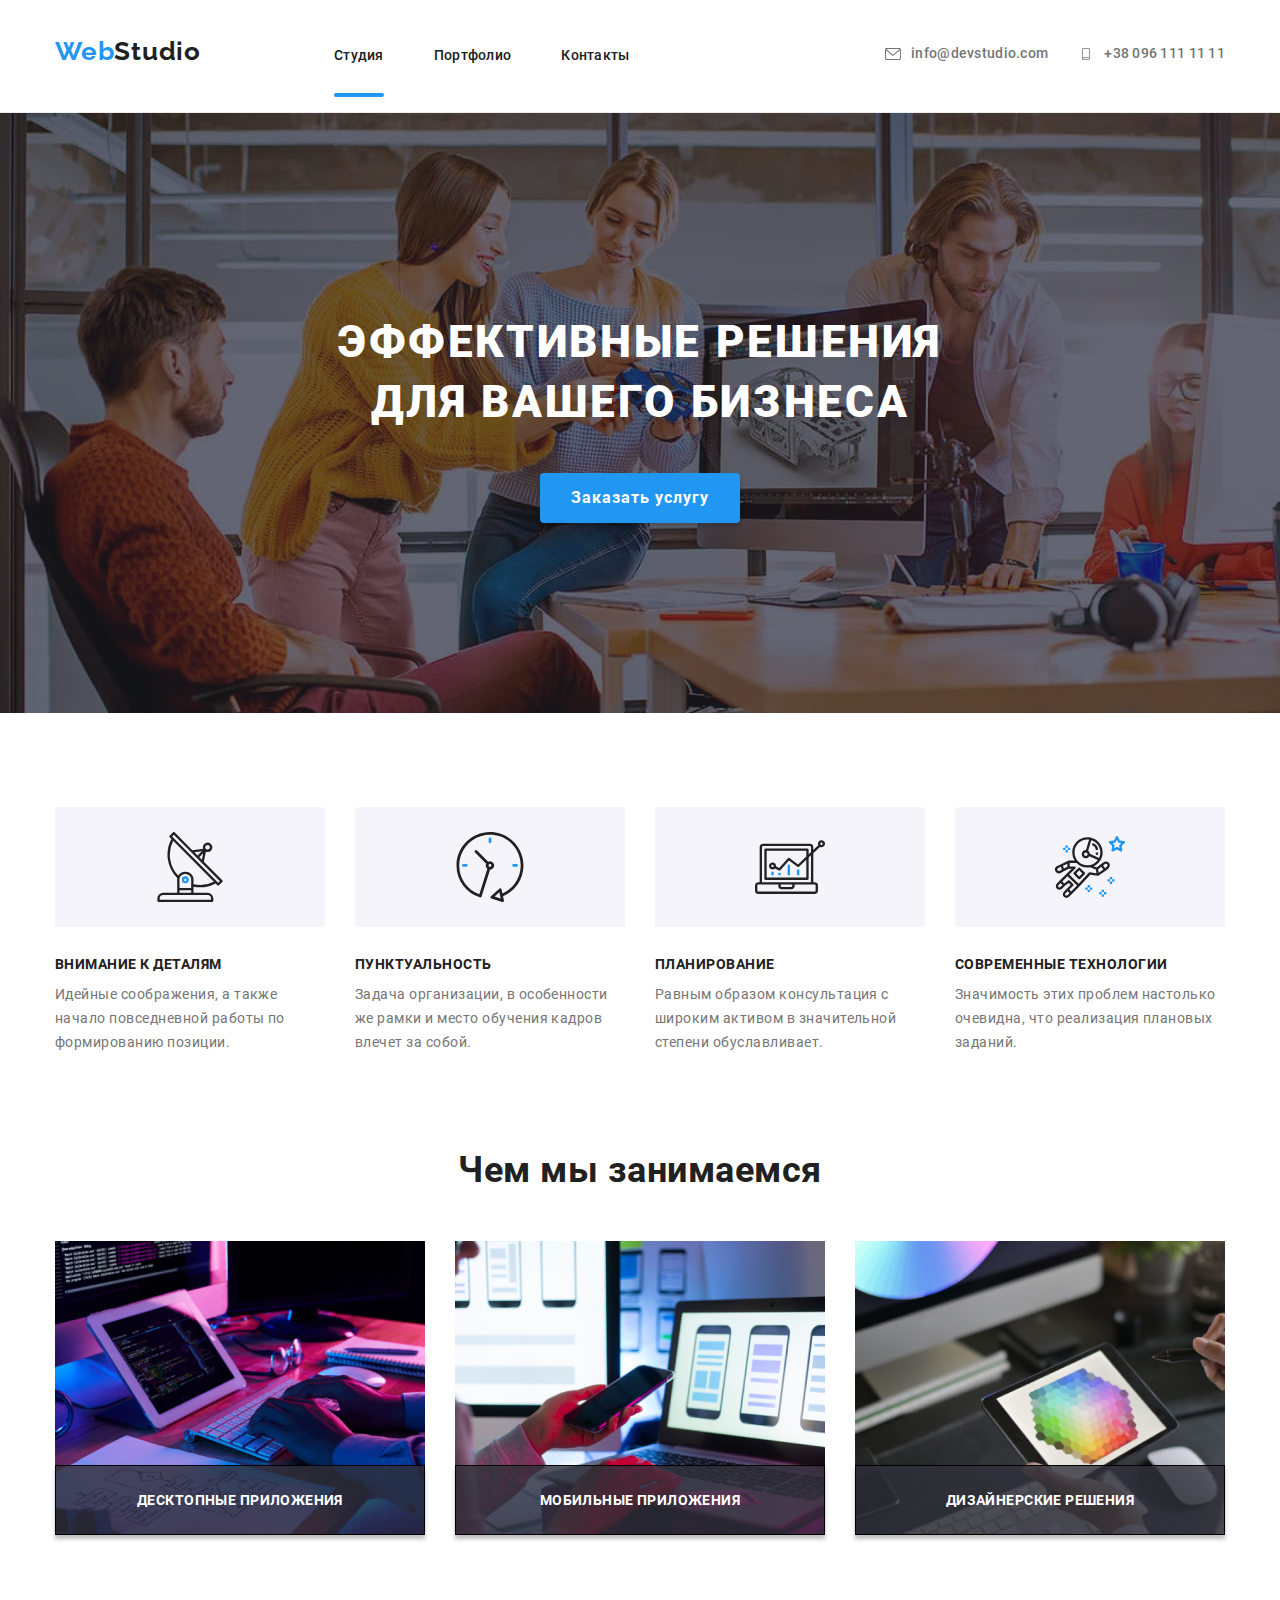
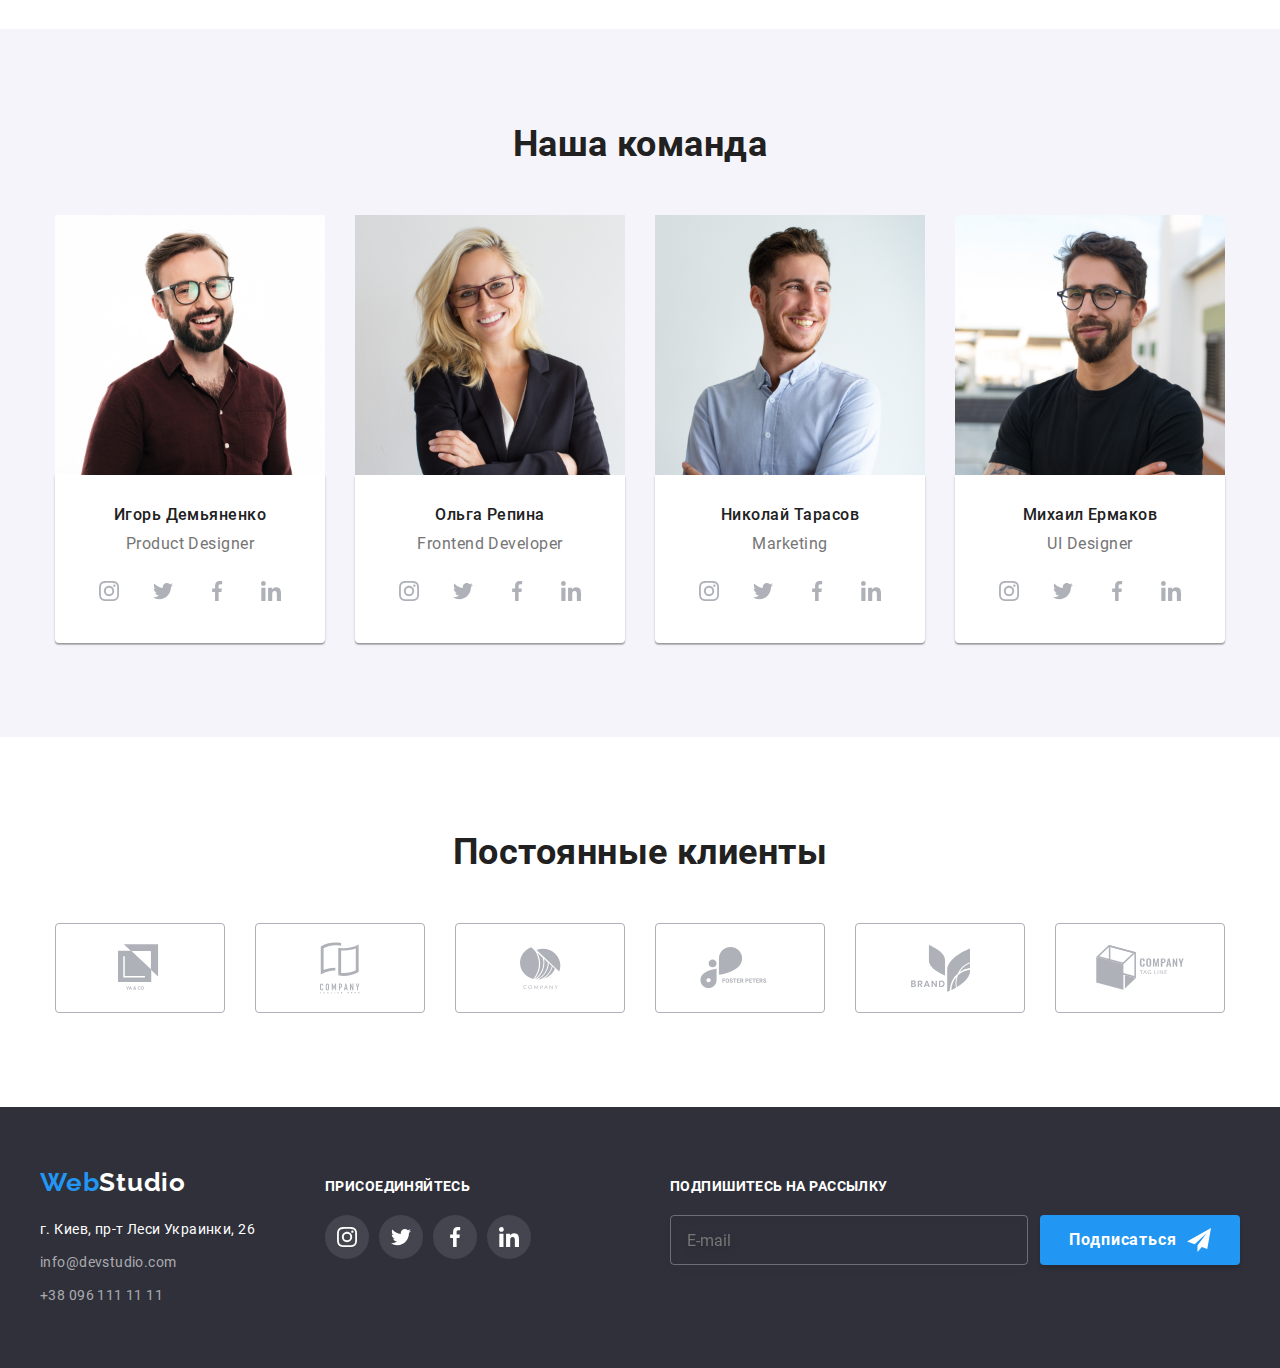
<file: index.html>
<!DOCTYPE html>
<html lang="ru">
  <head>
    <meta charset="UTF-8" />
    <meta name="viewport" content="width=device-width, initial-scale=1.0" />
    <link rel="stylesheet" href="./css/main.min.css" />
    <title>Главная</title>
    <!-- <link
      rel="stylesheet"
      href="https://cdnjs.cloudflare.com/ajax/libs/modern-normalize/1.0.0/modern-normalize.min.css"
    /> -->
    <!-- <link
      href="https://fonts.googleapis.com/css2?family=Raleway:wght@700&family=Roboto:wght@400;500;700;900&display=swap"
      rel="stylesheet"
    /> -->
  </head>
  <body class="body">
    <!--Шапка - лого, навигация, контакты-->
    <header class="header">
      <div class="container header--flexbox">
        <nav class="nav">
          <a class="mainlogo mainlogo__nav" href="WebStudio"
            >Web<span class="mainlogo__nav--coloring">Studio</span></a
          >
          <ul class="nav__list">
            <li class="nav__items">
              <a class="nav__links current-page" href="./index.html">Студия</a>
            </li>
            <li class="nav__items">
              <a class="nav__links" href="./portfolio.html">Портфолио</a>
            </li>
            <li class="nav__items">
              <a class="nav__links" href="Контакты">Контакты</a>
            </li>
          </ul>
        </nav>
        <ul class="address">
          <li class="address__item">
            <a class="address__link" href="mailto:info@devstudio.com">
              <svg class="address__icons" width="16" height="12">
                <use href="./images/sprite.svg#email" />
              </svg>
              info@devstudio.com</a
            >
          </li>
          <li class="address__item">
            <a class="address__link" href="tel:+380961111111">
              <svg class="address__icons" width="10" height="16">
                <use href="./images/sprite.svg#phone" />
              </svg>
              +38 096 111 11 11</a
            >
          </li>
        </ul>
      </div>
    </header>
    <!--Основная информация-->
    <main>
      <!--Основная услуга с кнопкой-->
      <section class="main-activity">
        <div class="main-activity__content">
          <h1 class="main-activity__title">
            Эффективные решения для вашего бизнеса
          </h1>
          <button class="button" type="submit" data-modal-open>
            Заказать услугу
          </button>
        </div>
      </section>
      <!--Наши преимущества-->
      <section class="advantages">
        <div class="container">
          <ul class="advantages__list">
            <li class="advantages__items">
              <h3 class="advantages__title">Внимание к деталям</h3>
              <p class="advantages__text">
                Идейные соображения, а также начало повседневной работы по
                формированию позиции.
              </p>
            </li>
            <li class="advantages__items">
              <h3 class="advantages__title">Пунктуальность</h3>
              <p class="advantages__text">
                Задача организации, в особенности же рамки и место обучения
                кадров влечет за собой.
              </p>
            </li>
            <li class="advantages__items">
              <h3 class="advantages__title">Планирование</h3>
              <p class="advantages__text">
                Равным образом консультация с широким активом в значительной
                степени обуславливает.
              </p>
            </li>
            <li class="advantages__items">
              <h3 class="advantages__title">Современные технологии</h3>
              <p class="advantages__text">
                Значимость этих проблем настолько очевидна, что реализация
                плановых заданий.
              </p>
            </li>
          </ul>
        </div>
      </section>
      <!--Чем мы занимаемся-->
      <section class="our-work">
        <div class="container">
          <h2 class="section-title">Чем мы занимаемся</h2>
          <ul class="our-work__list">
            <li class="our-work__item">
              <a class="our-work__link" href="box-1"
                ><img
                  src="./images/1-1.jpg"
                  alt="Десктопные приложения"
                  width="370"
                />
                <h3 class="our-work__description">Десктопные приложения</h3>
              </a>
            </li>
            <li class="our-work__item">
              <a class="our-work__link" href="box-2"
                ><img
                  src="./images/1-2.jpg"
                  alt="Мобильные приложения"
                  width="370"
                />
                <h3 class="our-work__description">Мобильные приложения</h3>
              </a>
            </li>
            <li class="our-work__item">
              <a class="our-work__link" href="box-3"
                ><img
                  src="./images/1-3.jpg"
                  alt="Дизайнерские решения"
                  width="370"
                />
                <h3 class="our-work__description">Дизайнерские решения</h3>
              </a>
            </li>
          </ul>
        </div>
      </section>
      <!--Наша команда-->
      <section class="our-team">
        <div class="container">
          <h2 class="section-title">Наша команда</h2>
          <ul class="our-team__list">
            <li class="our-team__item person">
              <img
                class="person__image"
                src="./images/2-1.jpg"
                alt="Игорь Демьяненко"
              />
              <div class="person__content">
                <h3 class="person__name">Игорь Демьяненко</h3>
                <p class="person__position">Product Designer</p>
                <ul class="socials">
                  <li class="socials__item">
                    <a
                      class="socials__link"
                      href="https://www.instagram.com/"
                      aria-label="instagram"
                      target="_blank"
                    >
                      <svg class="socials__icon">
                        <use href="./images/sprite.svg#instagram" />
                      </svg>
                    </a>
                  </li>
                  <li class="socials__item">
                    <a
                      class="socials__link"
                      href="https://twitter.com/"
                      aria-label="twitter"
                      target="_blank"
                    >
                      <svg class="socials__icon">
                        <use href="./images/sprite.svg#twitter" />
                      </svg>
                    </a>
                  </li>
                  <li class="socials__item">
                    <a
                      class="socials__link"
                      href="https://www.facebook.com/"
                      aria-label="facebook"
                      target="_blank"
                    >
                      <svg class="socials__icon">
                        <use href="./images/sprite.svg#facebook" />
                      </svg>
                    </a>
                  </li>
                  <li class="socials__item">
                    <a
                      class="socials__link"
                      href="https://www.linkedin.com/"
                      aria-label="linkedin"
                      target="_blank"
                    >
                      <svg class="socials__icon">
                        <use href="./images/sprite.svg#linkedin" />
                      </svg>
                    </a>
                  </li>
                </ul>
              </div>
            </li>
            <li class="our-team__item person">
              <img
                class="person__image"
                src="./images/2-2.jpg"
                alt="Ольга Репина"
              />
              <div class="person__content">
                <h3 class="person__name">Ольга Репина</h3>
                <p class="person__position">Frontend Developer</p>
                <ul class="socials">
                  <li class="socials__item">
                    <a
                      class="socials__link"
                      href="https://www.instagram.com/"
                      aria-label="instagram"
                      target="_blank"
                    >
                      <svg class="socials__icon">
                        <use href="./images/sprite.svg#instagram" />
                      </svg>
                    </a>
                  </li>
                  <li class="socials__item">
                    <a
                      class="socials__link"
                      href="https://twitter.com/"
                      aria-label="twitter"
                      target="_blank"
                    >
                      <svg class="socials__icon">
                        <use href="./images/sprite.svg#twitter" />
                      </svg>
                    </a>
                  </li>
                  <li class="socials__item">
                    <a
                      class="socials__link"
                      href="https://www.facebook.com/"
                      aria-label="facebook"
                      target="_blank"
                    >
                      <svg class="socials__icon">
                        <use href="./images/sprite.svg#facebook" />
                      </svg>
                    </a>
                  </li>
                  <li class="socials__item">
                    <a
                      class="socials__link"
                      href="https://www.linkedin.com/"
                      aria-label="linkedin"
                      target="_blank"
                    >
                      <svg class="socials__icon">
                        <use href="./images/sprite.svg#linkedin" />
                      </svg>
                    </a>
                  </li>
                </ul>
              </div>
            </li>
            <li class="our-team__item person">
              <img
                class="person__image"
                src="./images/2-3.jpg"
                alt="Николай Тарасов"
              />
              <div class="person__content">
                <h3 class="person__name">Николай Тарасов</h3>
                <p class="person__position">Marketing</p>
                <ul class="socials">
                  <li class="socials__item">
                    <a
                      class="socials__link"
                      href="https://www.instagram.com/"
                      aria-label="instagram"
                      target="_blank"
                    >
                      <svg class="socials__icon">
                        <use href="./images/sprite.svg#instagram" />
                      </svg>
                    </a>
                  </li>
                  <li class="socials__item">
                    <a
                      class="socials__link"
                      href="https://twitter.com/"
                      aria-label="twitter"
                      target="_blank"
                    >
                      <svg class="socials__icon">
                        <use href="./images/sprite.svg#twitter" />
                      </svg>
                    </a>
                  </li>
                  <li class="socials__item">
                    <a
                      class="socials__link"
                      href="https://www.facebook.com/"
                      aria-label="facebook"
                      target="_blank"
                    >
                      <svg class="socials__icon">
                        <use href="./images/sprite.svg#facebook" />
                      </svg>
                    </a>
                  </li>
                  <li class="socials__item">
                    <a
                      class="socials__link"
                      href="https://www.linkedin.com/"
                      aria-label="linkedin"
                      target="_blank"
                    >
                      <svg class="socials__icon">
                        <use href="./images/sprite.svg#linkedin" />
                      </svg>
                    </a>
                  </li>
                </ul>
              </div>
            </li>
            <li class="our-team__item person">
              <img
                class="person__image"
                src="./images/2-4.jpg"
                alt="Михаил Ермаков"
              />
              <div class="person__content">
                <h3 class="person__name">Михаил Ермаков</h3>
                <p class="person__position">UI Designer</p>
                <ul class="socials">
                  <li class="socials__item">
                    <a
                      class="socials__link"
                      href="https://www.instagram.com/"
                      aria-label="instagram"
                      target="_blank"
                    >
                      <svg class="socials__icon">
                        <use href="./images/sprite.svg#instagram" />
                      </svg>
                    </a>
                  </li>
                  <li class="socials__item">
                    <a
                      class="socials__link"
                      href="https://twitter.com/"
                      aria-label="twitter"
                      target="_blank"
                    >
                      <svg class="socials__icon">
                        <use href="./images/sprite.svg#twitter" />
                      </svg>
                    </a>
                  </li>
                  <li class="socials__item">
                    <a
                      class="socials__link"
                      href="https://www.facebook.com/"
                      aria-label="facebook"
                      target="_blank"
                    >
                      <svg class="socials__icon">
                        <use href="./images/sprite.svg#facebook" />
                      </svg>
                    </a>
                  </li>
                  <li class="socials__item">
                    <a
                      class="socials__link"
                      href="https://www.linkedin.com/"
                      aria-label="linkedin"
                      target="_blank"
                    >
                      <svg class="socials__icon">
                        <use href="./images/sprite.svg#linkedin" />
                      </svg>
                    </a>
                  </li>
                </ul>
              </div>
            </li>
          </ul>
        </div>
      </section>
      <!-- Наши клиенты -->
      <section class="customers">
        <div class="container">
          <h2 class="section-title">Постоянные клиенты</h2>
          <ul class="customers__list">
            <li class="customers__item">
              <a
                class="customers__link"
                href=""
                aria-label="ссылка на сайт клиента 1"
              >
                <svg class="customers__icon" width="44.3" height="49.2">
                  <use href="./images/sprite.svg#logo1" />
                </svg>
              </a>
            </li>
            <li class="customers__item">
              <a
                class="customers__link"
                href=""
                aria-label="ссылка на сайт клиента 2"
              >
                <svg class="customers__icon" width="40" height="52">
                  <use href="./images/sprite.svg#logo2" />
                </svg>
              </a>
            </li>
            <li class="customers__item">
              <a
                class="customers__link"
                href=""
                aria-label="ссылка на сайт клиента 3"
              >
                <svg class="customers__icon" width="41" height="42.6">
                  <use href="./images/sprite.svg#logo3" />
                </svg>
              </a>
            </li>
            <li class="customers__item">
              <a
                class="customers__link"
                href=""
                aria-label="ссылка на сайт клиента 4"
              >
                <svg class="customers__icon" width="79.7" height="42">
                  <use href="./images/sprite.svg#logo4" />
                </svg>
              </a>
            </li>
            <li class="customers__item">
              <a
                class="customers__link"
                href=""
                aria-label="ссылка на сайт клиента 5"
              >
                <svg class="customers__icon" width="59" height="47">
                  <use href="./images/sprite.svg#logo5" />
                </svg>
              </a>
            </li>
            <li class="customers__item">
              <a
                class="customers__link"
                href=""
                aria-label="ссылка на сайт клиента 6"
              >
                <svg class="customers__icon" width="88.5" height="45.4">
                  <use href="./images/sprite.svg#logo6" />
                </svg>
              </a>
            </li>
          </ul>
        </div>
      </section>
    </main>
    <!--Подвал-->
    <footer class="footer">
      <div class="container footer__content--positioning">
        <!-- Footer Left Side -->
        <div class="footer__left">
          <a class="mainlogo mainlogo__footer" href="WebStudio"
            >Web<span class="mainlogo__footer--coloring">Studio</span></a
          >
          <address class="contacts">
            <p class="contacts__item contacts__text">
              г. Киев, пр-т Леси Украинки, 26
            </p>
            <div class="contacts__item">
              <a class="contacts__link" href="mailto:info@devstudio.com"
                >info@devstudio.com</a
              >
            </div>
            <div class="contacts__item">
              <a class="contacts__link" href="tel:+380961111111"
                >+38 096 111 11 11</a
              >
            </div>
          </address>
        </div>
        <!-- Footer Center -->
        <div class="footer__center">
          <b class="footer__join">присоединяйтесь</b>
          <ul class="socials">
            <li class="socials__item">
              <a
                class="socials__link"
                href="https://www.instagram.com/"
                aria-label="instagram"
                target="_blank"
              >
                <svg class="socials__icon">
                  <use href="./images/sprite.svg#instagram" />
                </svg>
              </a>
            </li>
            <li class="socials__item">
              <a
                class="socials__link"
                href="https://twitter.com/"
                aria-label="twitter"
                target="_blank"
              >
                <svg class="socials__icon">
                  <use href="./images/sprite.svg#twitter" />
                </svg>
              </a>
            </li>
            <li class="socials__item">
              <a
                class="socials__link"
                href="https://www.facebook.com/"
                aria-label="facebook"
                target="_blank"
              >
                <svg class="socials__icon">
                  <use href="./images/sprite.svg#facebook" />
                </svg>
              </a>
            </li>
            <li class="socials__item">
              <a
                class="socials__link"
                href="https://www.linkedin.com/"
                aria-label="linkedin"
                target="_blank"
              >
                <svg class="socials__icon">
                  <use href="./images/sprite.svg#linkedin" />
                </svg>
              </a>
            </li>
          </ul>
        </div>
        <!-- Footer Right Side -->
        <form class="subscribing">
          <b class="subscribing__title">Подпишитесь на рассылку</b>

          <div class="subscribing__content">
            <input
              class="subscribing__input"
              type="email"
              name="subscribing"
              id="subscribing"
              placeholder="E-mail"
            />
            <button class="button subscribing__button" type="submit">
              Подписаться
              <svg width="24" height="24">
                <use href="./images/sprite.svg#sending" />
              </svg>
            </button>
          </div>
        </form>
      </div>
    </footer>
    <!-- Modal window -->
    <div class="backdrop backdrop--hidden" data-modal>
      <div class="modal">
        <button type="submit" class="modal--closing" data-modal-close></button>

        <!-- Modal Window - FORM -->
        <form class="form">
          <b class="form__title"> Оставьте свои данные, мы вам перезвоним </b>

          <label class="form__label" for="name">Имя</label>
          <div class="input">
            <input
              class="input__description"
              type="text"
              name="name"
              id="name"
            />
            <svg class="input__icon" width="12" height="12">
              <use href="./images/sprite.svg#modal-name" />
            </svg>
          </div>

          <label class="form__label" for="tel">Телефон</label>
          <div class="input">
            <input class="input__description" type="tel" name="tel" id="tel" />
            <svg class="input__icon" width="13" height="13">
              <use href="./images/sprite.svg#modal-phone" />
            </svg>
          </div>

          <label class="form__label" for="email">Почта</label>
          <div class="input">
            <input
              class="input__description"
              type="email"
              name="email"
              id="email"
            />
            <svg class="input__icon" width="15" height="12">
              <use href="./images/sprite.svg#modal-email" />
            </svg>
          </div>

          <label class="form__label"
            >Комментарий
            <textarea
              class="form__comments"
              name="comment"
              rows="6"
              placeholder="Введите текст"
            ></textarea>
          </label>

          <label class="form__checkbox checkbox">
            <input class="checkbox__hidden" type="checkbox" name="checkbox" />
            <span class="checkbox__custom">
              Соглашаюсь с рассылкой и принимаю
              <a class="checkbox__agreement" href="">Условия договора</a></span
            >
          </label>

          <button class="form__button button" type="submit">Отправить</button>
        </form>
      </div>
    </div>
    <script src="./js/modal.js"></script>
  </body>
</html>
</file>
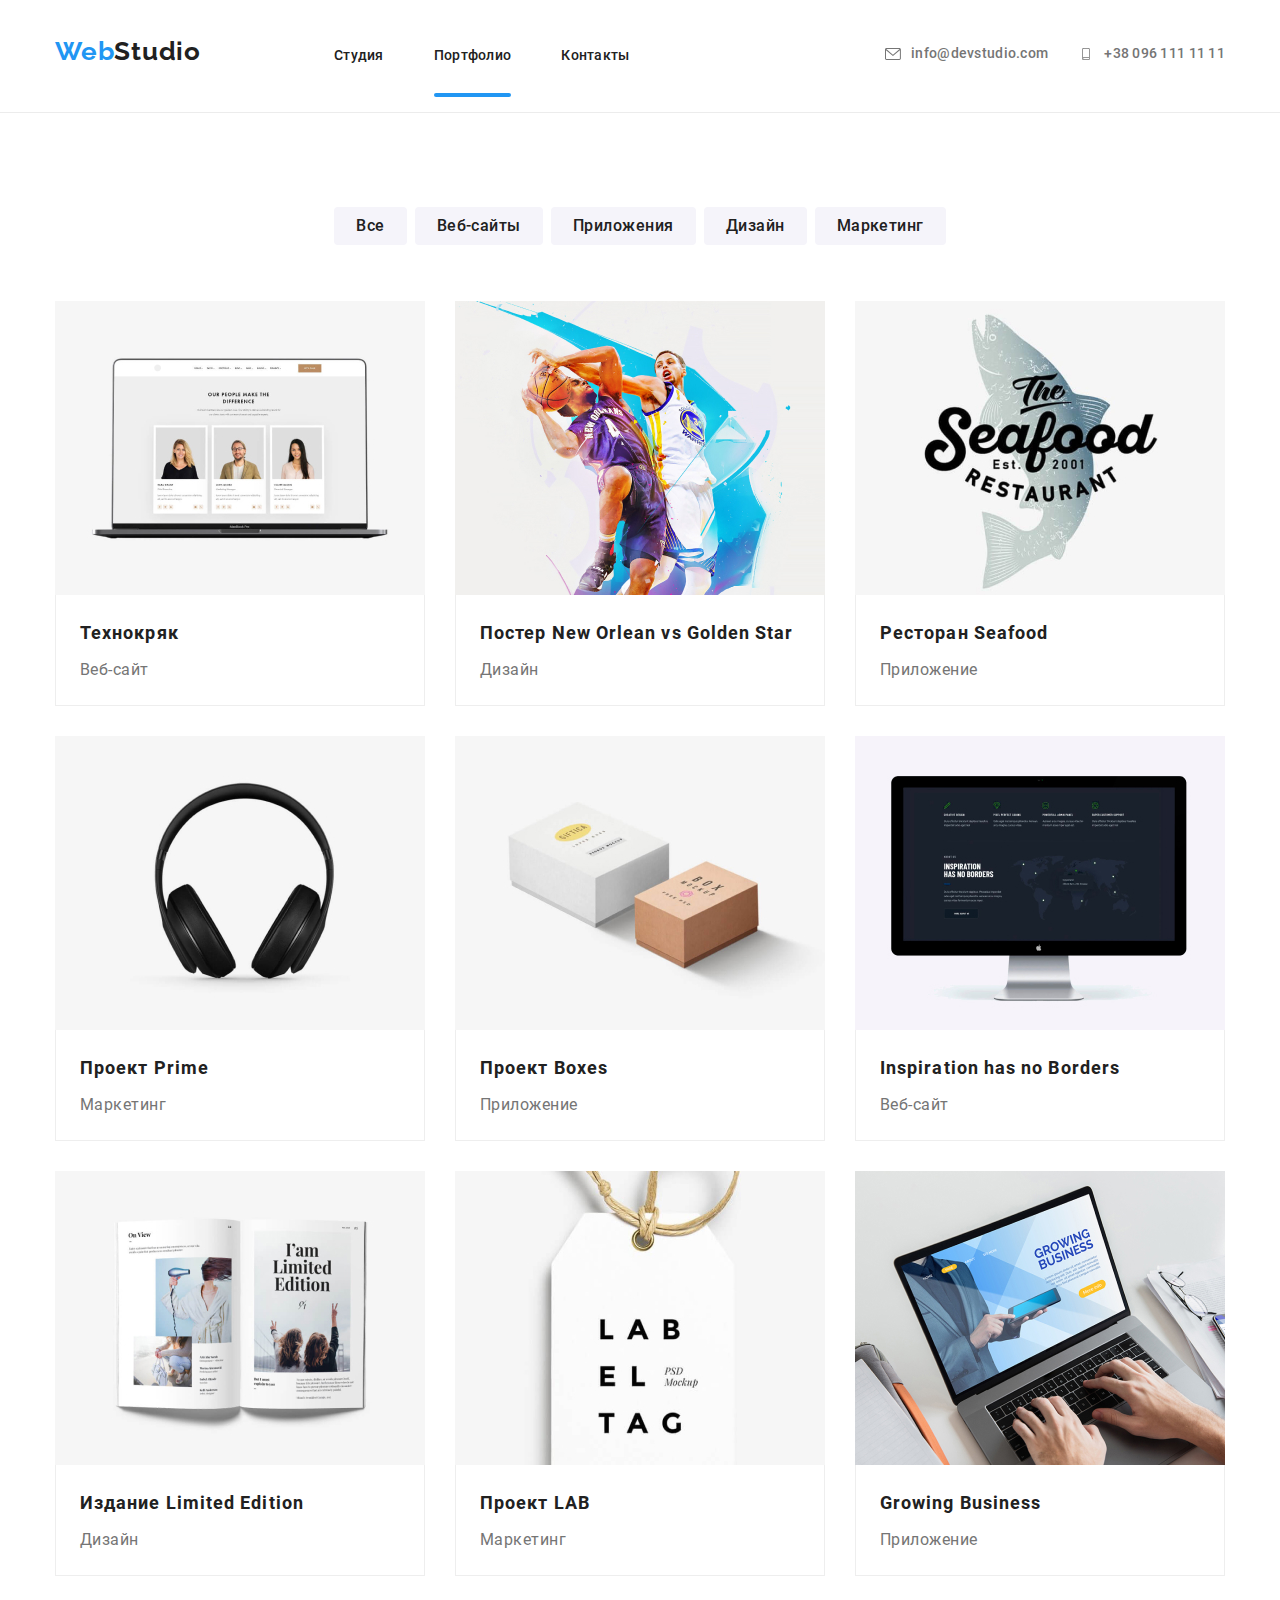
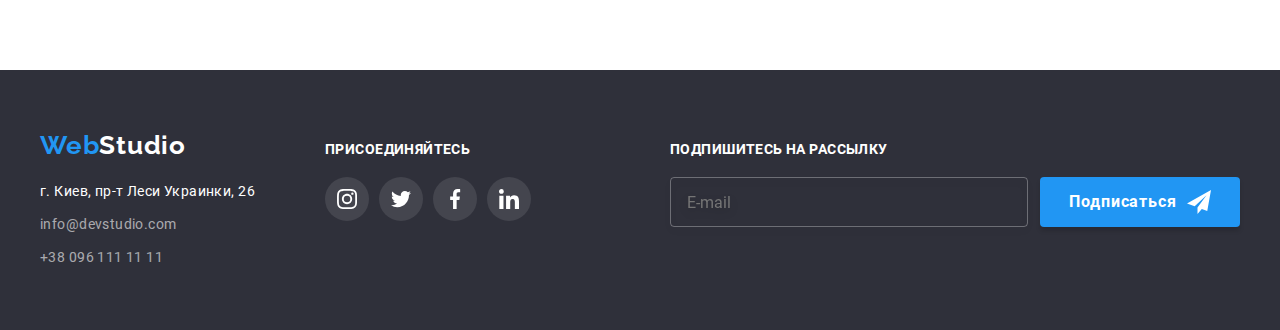
<file: portfolio.html>
<!DOCTYPE html>
<html lang="ru">
  <head>
    <meta charset="UTF-8" />
    <meta name="viewport" content="width=device-width, initial-scale=1.0" />
    <link rel="stylesheet" href="./css/main.min.css" />
    <title>Портфолио</title>
    <!-- <link
          rel="stylesheet"
          href="https://cdnjs.cloudflare.com/ajax/libs/modern-normalize/1.0.0/modern-normalize.min.css"
        /> -->
    <!-- <link
      href="https://fonts.googleapis.com/css2?family=Raleway:wght@700&family=Roboto:wght@400;500;700;900&display=swap"
      rel="stylesheet"
    /> -->
  </head>
  <body class="body">
    <!--Шапка - лого, навигация, контакты-->
    <header class="header">
      <div class="container header--flexbox">
        <nav class="nav">
          <a class="mainlogo mainlogo__nav" href="WebStudio"
            >Web<span class="mainlogo__nav--coloring">Studio</span></a
          >
          <ul class="nav__list">
            <li class="nav__items">
              <a class="nav__links" href="./index.html">Студия</a>
            </li>
            <li class="nav__items">
              <a class="nav__links current-page" href="./portfolio.html"
                >Портфолио</a
              >
            </li>
            <li class="nav__items">
              <a class="nav__links" href="Контакты">Контакты</a>
            </li>
          </ul>
        </nav>
        <ul class="address">
          <li class="address__item">
            <a class="address__link" href="mailto:info@devstudio.com">
              <svg class="address__icons" width="16" height="12">
                <use href="./images/sprite.svg#email" />
              </svg>
              info@devstudio.com</a
            >
          </li>
          <li class="address__item">
            <a class="address__link" href="tel:+380961111111">
              <svg class="address__icons" width="10" height="16">
                <use href="./images/sprite.svg#phone" />
              </svg>
              +38 096 111 11 11</a
            >
          </li>
        </ul>
      </div>
    </header>

    <!-- Основная информация страницы -->
    <main>
      <div class="container portfolio">
        <!-- Список, фильтры по проектам -->
        <ul class="filter">
          <li class="filter__type">
            <button class="filter__button" type="button">Все</button>
          </li>
          <li class="filter__type">
            <button class="filter__button" type="button">Веб-сайты</button>
          </li>
          <li class="filter__type">
            <button class="filter__button" type="button">Приложения</button>
          </li>
          <li class="filter__type">
            <button class="filter__button" type="button">Дизайн</button>
          </li>
          <li class="filter__type">
            <button class="filter__button" type="button">Маркетинг</button>
          </li>
        </ul>
        <!-- Список проектов с картинками -->
        <ul class="projects">
          <li class="project">
            <a class="project__link" href="">
              <div class="project__layer">
                <img
                  src="./images/portfolio-page-1.jpg"
                  alt="Технокряк"
                  width="370"
                  height="294"
                />
                <div class="overlay">
                  <p class="overlay__text">
                    Технокряк это современная площадка распространения
                    коронавируса. Компании используют эту платформу для
                    цифрового шпионажа и атак на защищённые сервера конкурентов.
                  </p>
                </div>
              </div>
              <div class="project__content">
                <h3 class="project__title">Технокряк</h3>
                <p class="project__type">Веб-сайт</p>
              </div>
            </a>
          </li>
          <li class="project">
            <a class="project__link" href="">
              <div class="project__layer">
                <img
                  src="./images/portfolio-page-2.jpg"
                  alt="Постер New Orlean vs Golden Star"
                  width="370"
                  height="294"
                />
                <div class="overlay">
                  <p class="overlay__text">
                    Технокряк это современная площадка распространения
                    коронавируса. Компании используют эту платформу для
                    цифрового шпионажа и атак на защищённые сервера конкурентов.
                  </p>
                </div>
              </div>
              <div class="project__content">
                <h3 class="project__title">Постер New Orlean vs Golden Star</h3>
                <p class="project__type">Дизайн</p>
              </div>
            </a>
          </li>
          <li class="project">
            <a class="project__link" href="">
              <div class="project__layer">
                <img
                  src="./images/portfolio-page-3.jpg"
                  alt="Ресторан Seafood"
                  width="370"
                  height="294"
                />
                <div class="overlay">
                  <p class="overlay__text">
                    Технокряк это современная площадка распространения
                    коронавируса. Компании используют эту платформу для
                    цифрового шпионажа и атак на защищённые сервера конкурентов.
                  </p>
                </div>
              </div>
              <div class="project__content">
                <h3 class="project__title">Ресторан Seafood</h3>
                <p class="project__type">Приложение</p>
              </div>
            </a>
          </li>
          <li class="project">
            <a class="project__link" href="">
              <div class="project__layer">
                <img
                  src="./images/portfolio-page-4.jpg"
                  alt="Проект Prime"
                  width="370"
                  height="294"
                />
                <div class="overlay">
                  <p class="overlay__text">
                    Технокряк это современная площадка распространения
                    коронавируса. Компании используют эту платформу для
                    цифрового шпионажа и атак на защищённые сервера конкурентов.
                  </p>
                </div>
              </div>
              <div class="project__content">
                <h3 class="project__title">Проект Prime</h3>
                <p class="project__type">Маркетинг</p>
              </div>
            </a>
          </li>
          <li class="project">
            <a class="project__link" href="">
              <div class="project__layer">
                <img
                  src="./images/portfolio-page-5.jpg"
                  alt="Проект Boxes"
                  width="370"
                  height="294"
                />
                <div class="overlay">
                  <p class="overlay__text">
                    Технокряк это современная площадка распространения
                    коронавируса. Компании используют эту платформу для
                    цифрового шпионажа и атак на защищённые сервера конкурентов.
                  </p>
                </div>
              </div>
              <div class="project__content">
                <h3 class="project__title">Проект Boxes</h3>
                <p class="project__type">Приложение</p>
              </div>
            </a>
          </li>
          <li class="project">
            <a class="project__link" href="">
              <div class="project__layer">
                <img
                  src="./images/portfolio-page-6.jpg"
                  alt="Inspiration has no Borders"
                  width="370"
                  height="294"
                />
                <div class="overlay">
                  <p class="overlay__text">
                    Технокряк это современная площадка распространения
                    коронавируса. Компании используют эту платформу для
                    цифрового шпионажа и атак на защищённые сервера конкурентов.
                  </p>
                </div>
              </div>
              <div class="project__content">
                <h3 class="project__title">Inspiration has no Borders</h3>
                <p class="project__type">Веб-сайт</p>
              </div>
            </a>
          </li>
          <li class="project">
            <a class="project__link" href="">
              <div class="project__layer">
                <img
                  src="./images/portfolio-page-7.jpg"
                  alt="Издание Limited Edition"
                  width="370"
                  height="294"
                />
                <div class="overlay">
                  <p class="overlay__text">
                    Технокряк это современная площадка распространения
                    коронавируса. Компании используют эту платформу для
                    цифрового шпионажа и атак на защищённые сервера конкурентов.
                  </p>
                </div>
              </div>
              <div class="project__content">
                <h3 class="project__title">Издание Limited Edition</h3>
                <p class="project__type">Дизайн</p>
              </div>
            </a>
          </li>
          <li class="project">
            <a class="project__link" href="">
              <div class="project__layer">
                <img
                  src="./images/portfolio-page-8.jpg"
                  alt="Проект LAB"
                  width="370"
                  height="294"
                />
                <div class="overlay">
                  <p class="overlay__text">
                    Технокряк это современная площадка распространения
                    коронавируса. Компании используют эту платформу для
                    цифрового шпионажа и атак на защищённые сервера конкурентов.
                  </p>
                </div>
              </div>
              <div class="project__content">
                <h3 class="project__title">Проект LAB</h3>
                <p class="project__type">Маркетинг</p>
              </div>
            </a>
          </li>
          <li class="project">
            <a class="project__link" href="">
              <div class="project__layer">
                <img
                  src="./images/portfolio-page-9.jpg"
                  alt="Growing Business"
                  width="370"
                  height="294"
                />
                <div class="overlay">
                  <p class="overlay__text">
                    Технокряк это современная площадка распространения
                    коронавируса. Компании используют эту платформу для
                    цифрового шпионажа и атак на защищённые сервера конкурентов.
                  </p>
                </div>
              </div>
              <div class="project__content">
                <h3 class="project__title">Growing Business</h3>
                <p class="project__type">Приложение</p>
              </div>
            </a>
          </li>
        </ul>
      </div>
    </main>
    <!--Подвал-->
    <footer class="footer">
      <div class="container footer__content--positioning">
        <!-- Footer Left Side -->
        <div class="footer__left">
          <a class="mainlogo mainlogo__footer" href="WebStudio"
            >Web<span class="mainlogo__footer--coloring">Studio</span></a
          >
          <address class="contacts">
            <p class="contacts__item contacts__tex">
              г. Киев, пр-т Леси Украинки, 26
            </p>
            <div class="contacts__item">
              <a class="contacts__link" href="mailto:info@devstudio.com"
                >info@devstudio.com</a
              >
            </div>
            <div class="contacts__item">
              <a class="contacts__link" href="tel:+380961111111"
                >+38 096 111 11 11</a
              >
            </div>
          </address>
        </div>
        <!-- Footer Center -->
        <div class="footer__center">
          <b class="footer__join">присоединяйтесь</b>
          <ul class="socials">
            <li class="socials__item">
              <a
                class="socials__link"
                href="https://www.instagram.com/"
                aria-label="instagram"
                target="_blank"
              >
                <svg class="socials__icon">
                  <use href="./images/sprite.svg#instagram" />
                </svg>
              </a>
            </li>
            <li class="socials__item">
              <a
                class="socials__link"
                href="https://twitter.com/"
                aria-label="twitter"
                target="_blank"
              >
                <svg class="socials__icon">
                  <use href="./images/sprite.svg#twitter" />
                </svg>
              </a>
            </li>
            <li class="socials__item">
              <a
                class="socials__link"
                href="https://www.facebook.com/"
                aria-label="facebook"
                target="_blank"
              >
                <svg class="socials__icon">
                  <use href="./images/sprite.svg#facebook" />
                </svg>
              </a>
            </li>
            <li class="socials__item">
              <a
                class="socials__link"
                href="https://www.linkedin.com/"
                aria-label="linkedin"
                target="_blank"
              >
                <svg class="socials__icon">
                  <use href="./images/sprite.svg#linkedin" />
                </svg>
              </a>
            </li>
          </ul>
        </div>
        <!-- Footer Right Side -->
        <form class="subscribing">
          <b class="subscribing__title">Подпишитесь на рассылку</b>

          <div class="subscribing__content">
            <input
              class="subscribing__input"
              type="email"
              name="subscribing"
              id="subscribing"
              placeholder="E-mail"
            />
            <button class="button subscribing__button" type="submit">
              Подписаться
              <svg width="24" height="24">
                <use href="./images/sprite.svg#sending" />
              </svg>
            </button>
          </div>
        </form>
      </div>
    </footer>
  </body>
</html>
</file>
<file: css/main.min.css>
/*! modern-normalize v1.0.0 | MIT License | https://github.com/sindresorhus/modern-normalize */*,::after,::before{box-sizing:border-box}:root{-moz-tab-size:4;tab-size:4}html{line-height:1.15;-webkit-text-size-adjust:100%}body{margin:0}body{font-family:system-ui, -apple-system, "Segoe UI", Roboto, Helvetica, Arial, sans-serif, "Apple Color Emoji", "Segoe UI Emoji"}hr{height:0;color:inherit}abbr[title]{text-decoration:underline dotted}b,strong{font-weight:bolder}code,kbd,pre,samp{font-family:ui-monospace, SFMono-Regular, Consolas, "Liberation Mono", Menlo, monospace;font-size:1em}small{font-size:80%}sub,sup{font-size:75%;line-height:0;position:relative;vertical-align:baseline}sub{bottom:-0.25em}sup{top:-0.5em}table{text-indent:0;border-color:inherit}button,input,optgroup,select,textarea{font-family:inherit;font-size:100%;line-height:1.15;margin:0}button,select{text-transform:none}[type="button"],[type="reset"],[type="submit"],button{-webkit-appearance:button}::-moz-focus-inner{border-style:none;padding:0}:-moz-focusring{outline:1px dotted ButtonText}:-moz-ui-invalid{box-shadow:none}legend{padding:0}progress{vertical-align:baseline}::-webkit-inner-spin-button,::-webkit-outer-spin-button{height:auto}[type="search"]{-webkit-appearance:textfield;outline-offset:-2px}::-webkit-search-decoration{-webkit-appearance:none}::-webkit-file-upload-button{-webkit-appearance:button;font:inherit}summary{display:list-item}.body{background-color:#fff;font-family:"Roboto",sans-serif;letter-spacing:0.03em}.container{width:1200px;padding-left:15px;padding-right:15px;margin-left:auto;margin-right:auto}img{display:block;max-width:100%;height:auto}a{text-decoration:none;outline:none}.section-title{margin-top:0;margin-bottom:50px;text-align:center;font-weight:700;font-size:36px;line-height:1.17;color:#212121}.portfolio{padding:94px 15px}@font-face{font-family:"Raleway";font-style:normal;font-weight:700;src:url("../fonts/raleway-v17-latin_cyrillic-700.eot");src:local(""),url("../fonts/raleway-v17-latin_cyrillic-700.eot?#iefix") format("embedded-opentype"),url("../fonts/raleway-v17-latin_cyrillic-700.woff2") format("woff2"),url("../fonts/raleway-v17-latin_cyrillic-700.woff") format("woff"),url("../fonts/raleway-v17-latin_cyrillic-700.ttf") format("truetype"),url("../fonts/raleway-v17-latin_cyrillic-700.svg#Raleway") format("svg")}@font-face{font-family:"Roboto";font-style:normal;font-weight:400;src:url("../fonts/roboto-v20-latin_cyrillic-regular.eot");src:local("Roboto"),local("Roboto-Regular"),url("../fonts/roboto-v20-latin_cyrillic-regular.eot?#iefix") format("embedded-opentype"),url("../fonts/roboto-v20-latin_cyrillic-regular.woff2") format("woff2"),url("../fonts/roboto-v20-latin_cyrillic-regular.woff") format("woff"),url("../fonts/roboto-v20-latin_cyrillic-regular.ttf") format("truetype"),url("../fonts/roboto-v20-latin_cyrillic-regular.svg#Roboto") format("svg")}@font-face{font-family:"Roboto";font-style:normal;font-weight:500;src:url("../fonts/roboto-v20-latin_cyrillic-500.eot");src:local("Roboto Medium"),local("Roboto-Medium"),url("../fonts/roboto-v20-latin_cyrillic-500.eot?#iefix") format("embedded-opentype"),url("../fonts/roboto-v20-latin_cyrillic-500.woff2") format("woff2"),url("../fonts/roboto-v20-latin_cyrillic-500.woff") format("woff"),url("../fonts/roboto-v20-latin_cyrillic-500.ttf") format("truetype"),url("../fonts/roboto-v20-latin_cyrillic-500.svg#Roboto") format("svg")}@font-face{font-family:"Roboto";font-style:normal;font-weight:700;src:url("../fonts/roboto-v20-latin_cyrillic-700.eot");src:local("Roboto Bold"),local("Roboto-Bold"),url("../fonts/roboto-v20-latin_cyrillic-700.eot?#iefix") format("embedded-opentype"),url("../fonts/roboto-v20-latin_cyrillic-700.woff2") format("woff2"),url("../fonts/roboto-v20-latin_cyrillic-700.woff") format("woff"),url("../fonts/roboto-v20-latin_cyrillic-700.ttf") format("truetype"),url("../fonts/roboto-v20-latin_cyrillic-700.svg#Roboto") format("svg")}@font-face{font-family:"Roboto";font-style:normal;font-weight:900;src:url("../fonts/roboto-v20-latin_cyrillic-900.eot");src:local("Roboto Black"),local("Roboto-Black"),url("../fonts/roboto-v20-latin_cyrillic-900.eot?#iefix") format("embedded-opentype"),url("../fonts/roboto-v20-latin_cyrillic-900.woff2") format("woff2"),url("../fonts/roboto-v20-latin_cyrillic-900.woff") format("woff"),url("../fonts/roboto-v20-latin_cyrillic-900.ttf") format("truetype"),url("../fonts/roboto-v20-latin_cyrillic-900.svg#Roboto") format("svg")}.button{width:200px;height:50px;padding:0;margin:0;border:1px solid transparent;border-radius:4px;background-color:#2196f3;color:#fff;box-shadow:0px 4px 4px rgba(0,0,0,0.15);transition:border 250ms cubic-bezier(0.4, 0, 0.2, 1);font-weight:700;font-size:16px;line-height:1.88;letter-spacing:0.06em;cursor:pointer}.button:hover,.button:focus{border:1px solid #fff;outline:transparent}.mainlogo{display:block;color:#2196f3;font-family:Raleway,sans-serif;font-size:26px;line-height:1.19;letter-spacing:0.03em}.mainlogo__nav{margin-right:93px}.mainlogo__nav--coloring{color:#212121}.mainlogo__footer{margin-bottom:20px}.mainlogo__footer--coloring{color:#fff}.socials{display:flex;justify-content:center;align-items:center;list-style-type:none;padding:0;margin:0}.socials__item:not(:last-child){margin-right:10px}.socials__link{display:flex;justify-content:center;align-items:center;width:44px;height:44px;border-radius:50%;transition:background-color 250ms cubic-bezier(0.4, 0, 0.2, 1);background-color:#fff}.socials__link:hover,.socials__link:focus{background-color:#2196f3}.socials__link:hover .socials__icon,.socials__link:focus .socials__icon{fill:#fff}.socials__icon{transition:fill 250ms cubic-bezier(0.4, 0, 0.2, 1);fill:#afb1b8;width:20px;height:20px}.current-page{position:relative}.current-page::after{position:absolute;bottom:-1px;left:0;content:"";width:100%;height:4px;border-radius:2px;background-color:#2196f3}.person{display:block}.person__content{padding-top:30px;padding-bottom:30px;box-shadow:0px 1px 3px rgba(0,0,0,0.12),0px 1px 1px rgba(0,0,0,0.14),0px 2px 1px rgba(0,0,0,0.2);border-radius:0px 0px 4px 4px;background-color:#fff}.person__image{width:270px;height:auto}.person__name{margin:0 0 10px 0;font-weight:500;font-size:16px;line-height:1.19;color:#212121}.person__position{margin:0 0 16px 0;font-weight:400;font-size:16px;line-height:1.19;color:#757575}.contacts{display:block;color:#fff;font-style:normal;font-weight:400;font-size:14px;line-height:1.71;letter-spacing:0.03em}.contacts__text{display:block;margin:0;letter-spacing:inherit;color:#fff}.contacts__link{color:rgba(255,255,255,0.6);transition:color 250ms cubic-bezier(0.4, 0, 0.2, 1)}.contacts__link:hover,.contacts__link:focus{color:#2196f3}.contacts__item:not(:last-child){margin-bottom:9px}.subscribing{display:flex;flex-direction:column;margin-left:auto}.subscribing__title{display:inline-block;margin-bottom:20px;font-weight:700;font-size:14px;line-height:1.14;letter-spacing:0.03em;text-transform:uppercase;color:#fff}.subscribing__content{display:flex}.subscribing__button{display:flex;justify-content:center;align-items:center}.subscribing__button>svg{margin-left:10px}.subscribing__input{width:358px;height:50px;margin:0 12px 0 0;padding:0 0 0 16px;transition:border 250ms cubic-bezier(0.4, 0, 0.2, 1);background-color:inherit;color:#fff;border:1px solid rgba(255,255,255,0.3);filter:drop-shadow(0px 4px 4px rgba(0,0,0,0.15));border-radius:4px}.subscribing__input:hover,.subscribing__input:focus{border:1px solid #fff;outline:transparent}.backdrop{position:fixed;z-index:9;top:0;left:0;width:100%;height:100%;background-color:rgba(0,0,0,0.2);transition:500ms}.backdrop--hidden{opacity:0;pointer-events:none;visibility:hidden;transform:scale(0)}.modal{padding:40px;position:absolute;top:50%;left:50%;width:528px;height:581px;background:#fff;box-shadow:0px 1px 3px rgba(0,0,0,0.12),0px 1px 1px rgba(0,0,0,0.14),0px 2px 1px rgba(0,0,0,0.2);border-radius:4px;transform:translate(-50%, -50%)}.modal--closing{display:block;margin:0;padding:0;position:absolute;top:8px;right:8px;width:30px;height:30px;border:transparent;border-color:transparent;border-radius:50%;overflow:hidden;outline:none;cursor:pointer;background-color:transparent;text-decoration:none;background-image:url(../images/svg/close.svg);background-size:contain;background-repeat:no-repeat;transition:background-image 250ms cubic-bezier(0.4, 0, 0.2, 1),transform 250ms cubic-bezier(0.4, 0, 0.2, 1)}.modal--closing:hover{background-image:url(../images/svg/close-hover.svg);transform:rotate(180deg)}.modal--closing:focus{background-image:url(../images/svg/close-hover.svg);border:1px solid #2196f3}.form{display:block;width:100%}.form__title{margin:0 0 12px 0;padding:0;font-weight:700;font-size:20px;line-height:1.15;text-align:center;letter-spacing:0.03em;color:#212121}.form__label{margin-bottom:4px;font-weight:400;font-size:12px;line-height:1.17;letter-spacing:0.01em;color:#757575}.form__comments{display:block;margin-bottom:20px;padding:12px 16px;width:100%;resize:none;border:1px solid rgba(33,33,33,0.2);border-radius:4px}.form__comments::placeholder{font-weight:400;font-size:12px;line-height:1.17;letter-spacing:0.01em;color:rgba(117,117,117,0.5)}.form__comments:focus,.form__comments:hover{border:1px solid #2196f3;box-sizing:border-box;border-radius:4px;caret-color:#2196f3;outline:transparent}.form__checkbox{margin-bottom:30px;text-align:center;font-weight:400;font-size:14px;line-height:1.71;letter-spacing:0.03em;color:#757575}.form__button{display:block;margin-left:auto;margin-right:auto}.form__button:focus{outline:1px solid #2196f3}.input{position:relative}.input__description{display:block;margin-bottom:10px;padding-left:42px;width:100%;height:40px;border:1px solid rgba(33,33,33,0.2);border-radius:4px;outline:transparent;transition:250ms cubic-bezier(0.4, 0, 0.2, 1)}.input__description:focus,.input__description:hover{border:1px solid #2196f3;caret-color:#2196f3;outline:transparent}.input__icon{display:block;position:absolute;top:50%;left:15px;transform:translateY(-50%);transition:fill 250ms cubic-bezier(0.4, 0, 0.2, 1)}.input__description:focus+.input__icon,.input__description:hover+.input__icon{fill:#2196f3}.checkbox{position:relative;display:flex;justify-content:space-evenly;align-items:center}.checkbox__hidden{position:absolute;width:1px;height:1px;margin:-1px;border:0;padding:0;clip:rect(0 0 0 0);overflow:hidden}.checkbox__custom::before{content:"";width:16px;height:15px;display:inline-block;background-image:url(../images/svg/modal-checkbox.svg);background-size:contain;background-repeat:no-repeat;transition:250ms cubic-bezier(0.4, 0, 0.2, 1)}.checkbox__hidden:checked+.checkbox__custom::before{background-image:url(../images/svg/modal-checked-2.svg);background-size:16px 15px, contain;background-repeat:no-repeat;background-origin:border-box}.checkbox__hidden:focus+.checkbox__custom::before{border:1px solid #2196f3}.checkbox__agreement{text-decoration:underline;color:#2196f3}.checkbox__agreement:focus{text-decoration:none}.overlay{padding:63px 24px;position:absolute;width:100%;height:100%;top:0;left:0;background-color:#2196f3;transform:translateY(100%);opacity:0;transition:transform 250ms cubic-bezier(0.4, 0, 0.2, 1),opacity 250ms cubic-bezier(0.4, 0, 0.2, 1)}.overlay__text{font-weight:400;font-size:18px;line-height:1.56;letter-spacing:0.03em;color:#fff}.header{border-bottom:1px solid #ececec;background-color:#fff}.header--flexbox{display:flex;align-items:baseline}.address{display:flex;align-items:baseline;margin-left:auto;list-style-type:none}.address__link{display:flex;align-items:center;transition:color 250ms cubic-bezier(0.4, 0, 0.2, 1);color:#757575;font-weight:500;font-size:14px;line-height:1.14;letter-spacing:0.02em}.address__link:hover,.address__link:focus{color:#2196f3}.address__link:hover .address__icons,.address__link:focus .address__icons{fill:#2196f3}.address__item:first-child{margin-right:30px}.address__icons{width:16px;height:12px;margin-right:10px;fill:currentColor}.nav{display:flex;align-items:baseline}.nav__list{display:flex;align-items:baseline;list-style-type:none}.nav__links{display:block;padding-top:32px;padding-bottom:32px;transition:color 250ms cubic-bezier(0.4, 0, 0.2, 1);color:#212121;font-weight:500;font-size:14px;line-height:1.14;letter-spacing:0.02em}.nav__links:hover,.nav__links:focus{color:#2196f3}.nav__items{margin-right:50px;list-style-type:none}.nav__items:last-child{margin-right:0}.main-activity{max-width:1600px;height:600px;margin-left:auto;margin-right:auto;text-align:center;background:#c4c4c4;background-image:linear-gradient(to right, rgba(47,48,58,0.4), rgba(47,48,58,0.4)),url(../images/main-banner-image.jpg)}.main-activity__content{padding:200px 0;max-width:696px;margin-left:auto;margin-right:auto}.main-activity__title{margin-top:0;margin-bottom:40px;color:#fff;font-weight:900;font-size:44px;line-height:1.36;letter-spacing:0.06em;text-transform:uppercase}.advantages{padding-top:94px;padding-bottom:0}.advantages__list{display:flex;padding:0;margin:0;list-style-type:none}.advantages__items{flex-basis:calc((100%-3 * 30px) / 4)}.advantages__items:not(:last-child){margin-right:30px}.advantages__title::before{content:"";display:block;margin-bottom:30px;width:270px;height:120px;outline:none;background:#f5f4fa;border-radius:4px;background-repeat:no-repeat;background-position:center}.advantages__items:nth-child(1) h3::before{background-image:url(../images/svg/antenna.svg);background-size:70px}.advantages__items:nth-child(2) h3::before{background-image:url(../images/svg/clock.svg);background-size:70px}.advantages__items:nth-child(3) h3::before{background-image:url(../images/svg/diagram.svg);background-size:70px}.advantages__items:nth-child(4) h3::before{background-image:url(../images/svg/astronaut.svg);background-size:70px}.advantages__title{margin-top:0;margin-bottom:10px;font-weight:700;font-size:14px;line-height:1.14;text-transform:uppercase;color:#212121}.advantages__text{margin-top:0;margin-bottom:0;font-weight:400;font-size:14px;line-height:1.71;color:#757575}.our-work{padding:94px 0}.our-work__list{display:flex;padding:0;margin:0;list-style-type:none}.our-work__item{flex-basis:calc((100% - 60px) / 3)}.our-work__item:not(:last-child){margin-right:30px}.our-work__link{display:block;position:relative}.our-work__description{position:absolute;bottom:0;width:100%;height:70px;margin:0;padding:27px 0;font-style:normal;font-weight:700;font-size:14px;line-height:1.14;text-align:center;letter-spacing:0.03em;text-transform:uppercase;color:#fff;background:rgba(47,48,58,0.8);border:1px solid #000000;box-shadow:0px 4px 4px rgba(0,0,0,0.25)}.our-team{padding:94px 0;background-color:#f5f4fa}.our-team__list{display:flex;justify-content:center;list-style-type:none;padding:0;margin:0}.our-team__item{text-align:center;flex-basis:calc((100% - 90px) / 4)}.our-team__item:not(:last-child){margin-right:30px}.customers{padding:94px 0}.customers__list{display:flex;justify-content:center;align-content:center;padding:0;margin:0}.customers__item{width:170px;height:90px;list-style-type:none}.customers__link{display:flex;justify-content:center;align-items:center;border:1px solid #afb1b8;border-radius:4px;width:170px;height:90px;transition:border 250ms cubic-bezier(0.4, 0, 0.2, 1)}.customers__link:hover,.customers__link:focus{border:1px solid #2196f3}.customers__link:hover .customers__icon,.customers__link:focus .customers__icon{fill:#2196f3}.customers__item:not(:last-child){margin-right:30px}.customers__icon{transition:fill 250ms cubic-bezier(0.4, 0, 0.2, 1);fill:#afb1b8}.footer{background-color:#2f303a}.footer__content--positioning{display:flex;align-items:baseline;padding:60px 0}.footer__left{margin-right:70px}.footer__join{display:block;margin-bottom:20px;font-weight:700;font-size:14px;line-height:1.14;letter-spacing:0.03em;text-transform:uppercase;color:#fff}.footer__center .socials__link{background:rgba(255,255,255,0.1)}.footer__center .socials__icon{fill:#fff}.footer__center .socials__link:hover,.footer__center .socials__link:focus{background:#2196f3}.filter{display:flex;justify-content:center;padding:0;margin:0 0 56px 0;list-style-type:none}.filter__type{display:inline-block}.filter__type:not(:last-child){margin-right:8px}.filter__button{padding:6px 22px;border-radius:4px;border:none;outline-color:transparent;transition:250ms cubic-bezier(0.4, 0, 0.2, 1);background-color:#f5f4fa;color:#212121;font-weight:500;font-size:16px;line-height:1.62;text-align:center;letter-spacing:inherit}.filter__button:hover,.filter__button:focus{border:none;outline-color:transparent;background-color:#2196f3;color:#fff;box-shadow:0px 3px 1px rgba(0,0,0,0.1),0px 1px 2px rgba(0,0,0,0.08),0px 2px 2px rgba(0,0,0,0.12);cursor:cell}.projects{display:flex;flex-wrap:wrap;padding:0;margin:0;list-style-type:none}.project{flex-basis:calc((100% - 60px) / 3);transition:box-shadow 250ms cubic-bezier(0.4, 0, 0.2, 1)}.project:not(:nth-child(3n)){margin-right:30px}.project:not(:nth-last-child(-n+3)){margin-bottom:30px}.project:hover,.project:focus{box-shadow:0px 1px 1px rgba(0,0,0,0.12),0px 4px 4px rgba(0,0,0,0.06),1px 4px 6px rgba(0,0,0,0.16)}.project__link{display:block;text-decoration:none;outline:none}.project__title{margin:0 0 4px 0;font-weight:700;font-size:18px;line-height:2;letter-spacing:0.06em;color:#212121}.project__type{margin:0;padding:0;font-weight:400;font-size:16px;line-height:1.87;letter-spacing:0.03em;color:#757575}.project__content{display:block;margin:0;padding:20px 24px;border:1px solid #eeeeee;border-top:transparent}.project__layer{position:relative;overflow:hidden}.project__layer:hover .overlay{transform:translateY(0);opacity:1}
/*# sourceMappingURL=main.min.css.map */
</file>
